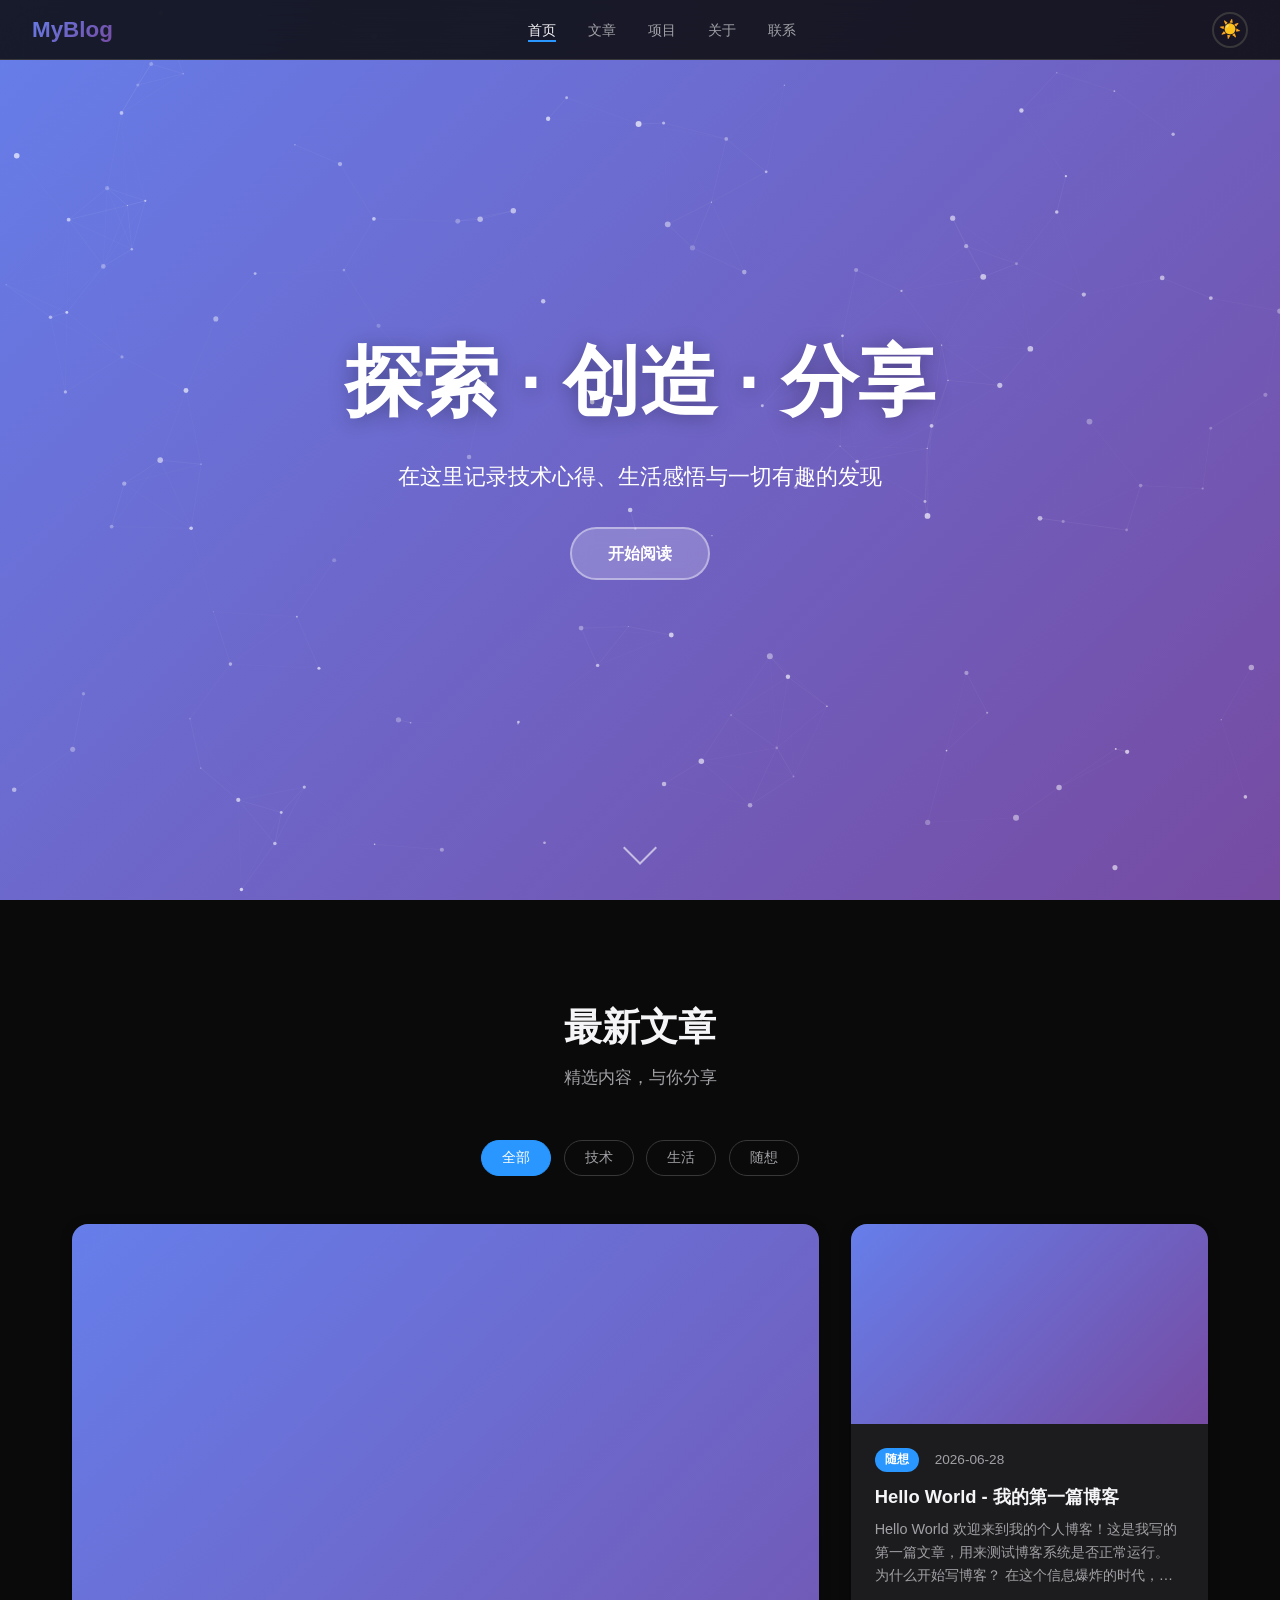
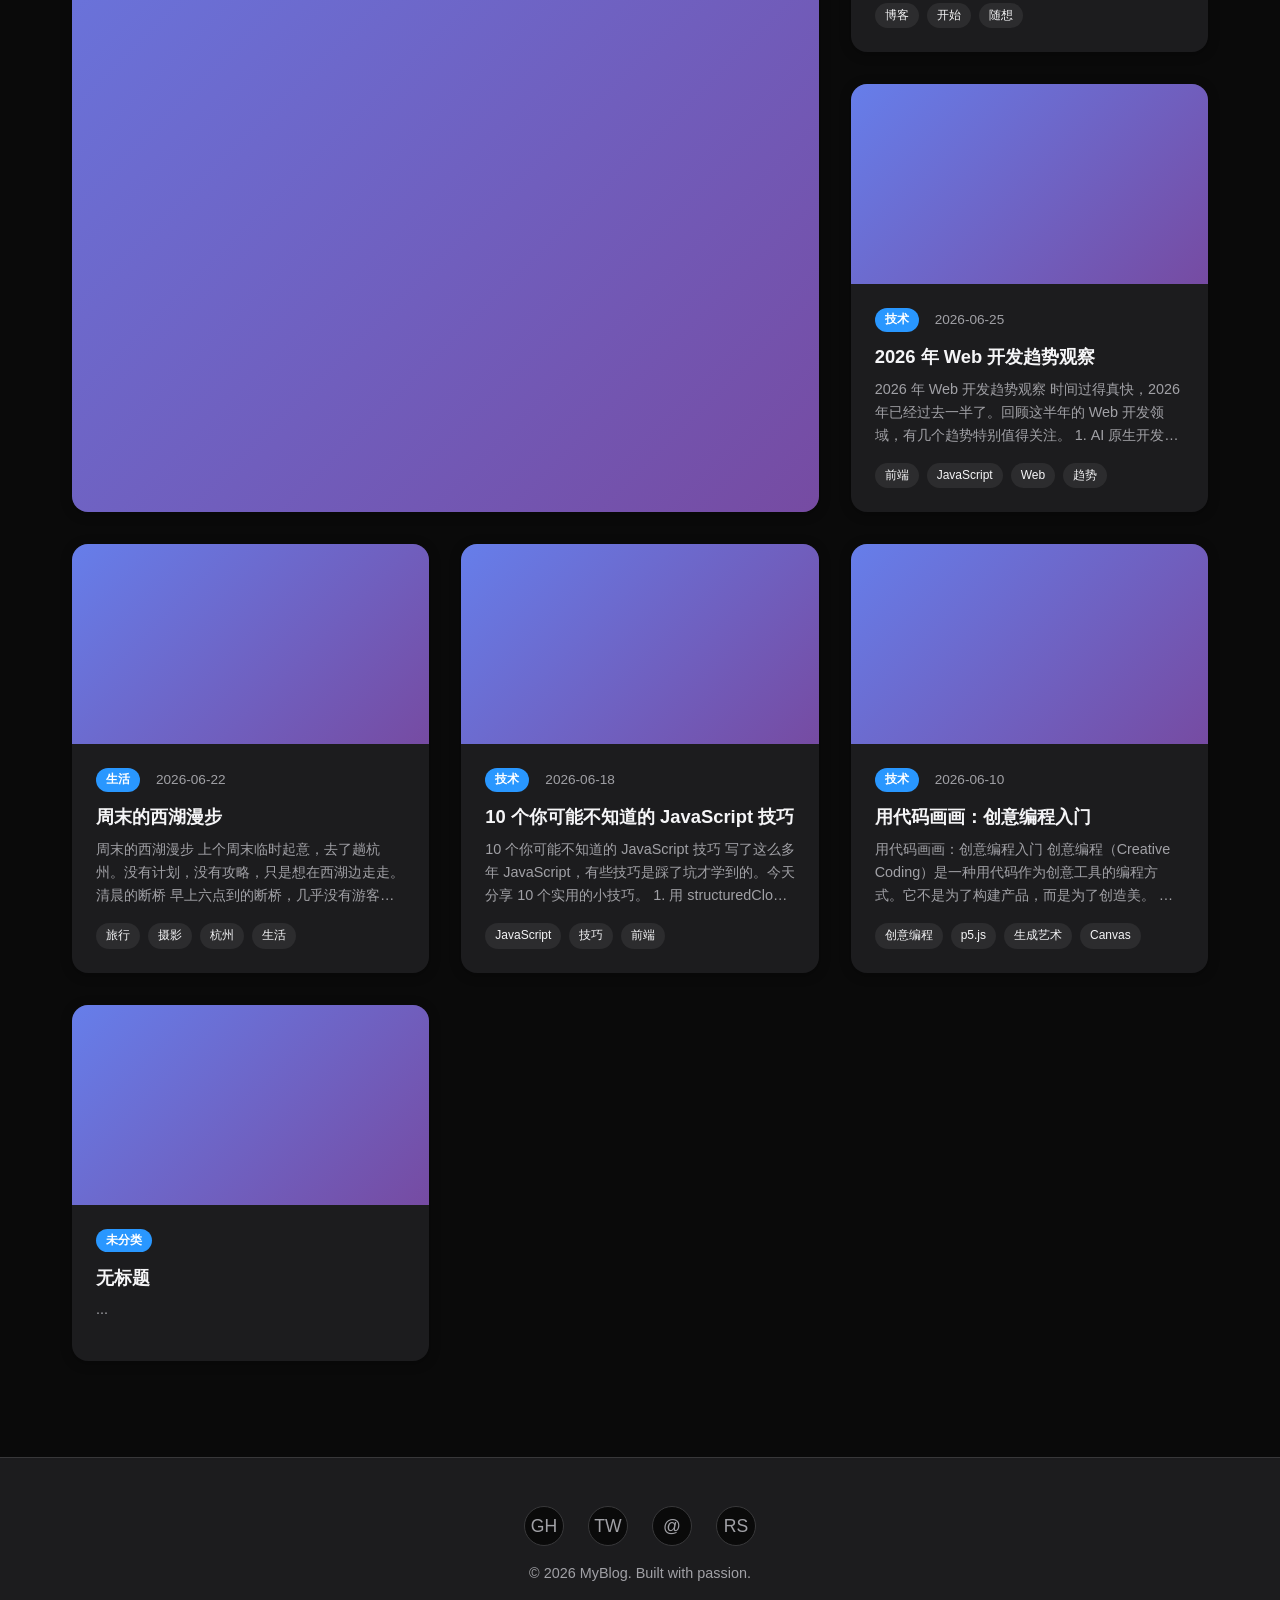
<file: index.html>
<!DOCTYPE html>
<html lang="zh-CN" data-theme="dark">
<head>
  <meta charset="UTF-8">
  <meta name="viewport" content="width=device-width, initial-scale=1.0">
  <title>我的博客 | 技术与生活的交汇</title>
  <meta name="description" content="一个关于技术、生活与思考的个人博客">
  <link rel="stylesheet" href="css/style.css">
  <link rel="stylesheet" href="css/github-dark.min.css" id="hljs-theme">
</head>
<body>
  <!-- Navigation -->
  <nav class="navbar">
    <a href="index.html" class="nav-logo">MyBlog</a>
    <ul class="nav-links" id="navLinks">
      <li><a href="index.html" class="active">首页</a></li>
      <li><a href="article.html">文章</a></li>
      <li><a href="projects.html">项目</a></li>
      <li><a href="about.html">关于</a></li>
      <li><a href="contact.html">联系</a></li>
    </ul>
    <div style="display:flex;align-items:center;gap:1rem;">
      <button class="theme-toggle" id="themeToggle" aria-label="切换主题">🌙</button>
      <button class="hamburger" id="hamburger" aria-label="菜单">
        <span></span><span></span><span></span>
      </button>
    </div>
  </nav>

  <!-- Hero Section -->
  <section class="hero">
    <div class="hero-bg"></div>
    <canvas id="particle-canvas"></canvas>
    <div class="hero-content">
      <h1>探索 · 创造 · 分享</h1>
      <p>在这里记录技术心得、生活感悟与一切有趣的发现</p>
      <a href="#articles" class="hero-cta">开始阅读</a>
    </div>
    <div class="scroll-indicator">
      <span></span>
    </div>
  </section>

  <!-- Featured Articles -->
  <section class="section" id="articles">
    <h2 class="section-title fade-in">最新文章</h2>
    <p class="section-subtitle fade-in">精选内容，与你分享</p>

    <div class="filter-bar fade-in">
      <button class="filter-btn active" data-filter="all">全部</button>
      <button class="filter-btn" data-filter="tech">技术</button>
      <button class="filter-btn" data-filter="life">生活</button>
      <button class="filter-btn" data-filter="thoughts">随想</button>
    </div>

    <div class="articles-grid" id="articlesGrid">
      <!-- Articles loaded dynamically -->
      <div class="loading">
        <div class="spinner"></div>
        <p>加载中...</p>
      </div>
    </div>
  </section>

  <!-- Footer -->
  <footer class="footer">
    <div class="footer-content">
      <div class="social-links">
        <a href="#" aria-label="GitHub">GH</a>
        <a href="#" aria-label="Twitter">TW</a>
        <a href="#" aria-label="Email">@</a>
        <a href="#" aria-label="RSS">RS</a>
      </div>
      <p>&copy; 2026 MyBlog. Built with passion.</p>
    </div>
  </footer>

  <!-- Back to Top -->
  <button class="back-to-top" id="backToTop" aria-label="回到顶部">↑</button>

  <script src="js/marked.min.js"></script>
  <script src="js/highlight.min.js"></script>
  <script src="js/particles.js"></script>
  <script src="js/markdown.js"></script>
  <script src="js/main.js"></script>
</body>
</html>
</file>
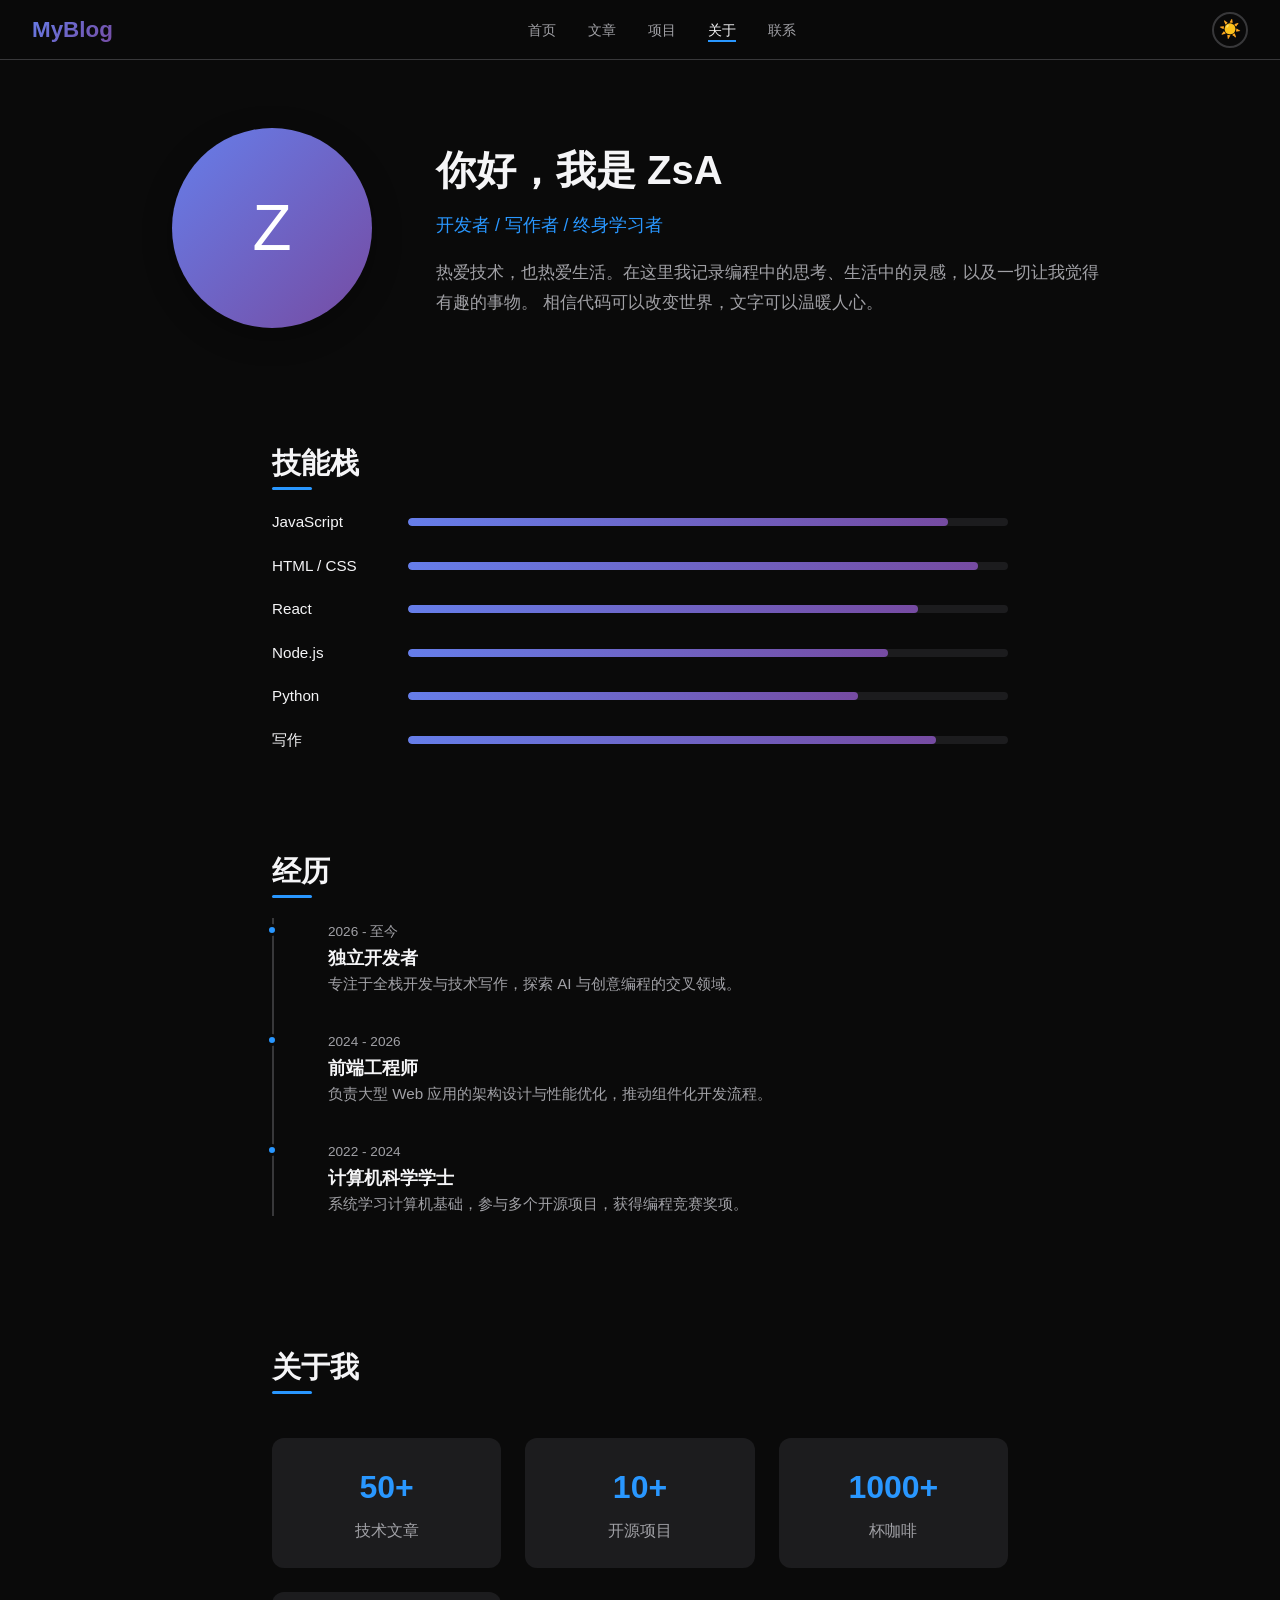
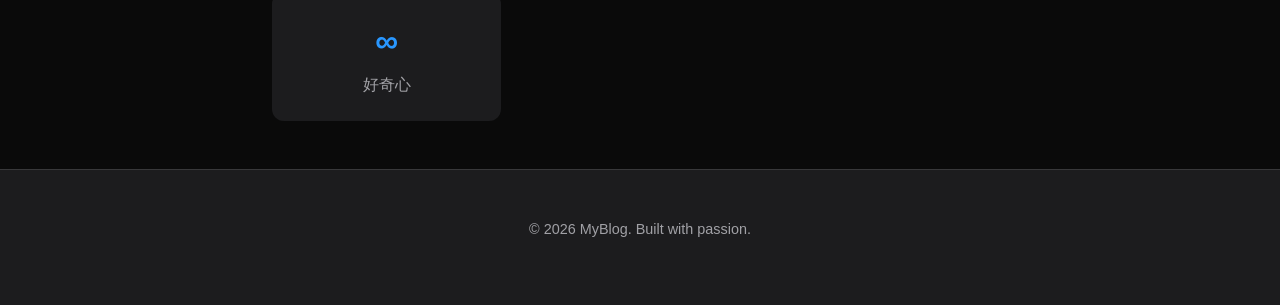
<file: about.html>
<!DOCTYPE html>
<html lang="zh-CN" data-theme="dark">
<head>
  <meta charset="UTF-8">
  <meta name="viewport" content="width=device-width, initial-scale=1.0">
  <title>关于我 | 我的博客</title>
  <link rel="stylesheet" href="css/style.css">
</head>
<body>
  <nav class="navbar">
    <a href="index.html" class="nav-logo">MyBlog</a>
    <ul class="nav-links" id="navLinks">
      <li><a href="index.html">首页</a></li>
      <li><a href="article.html">文章</a></li>
      <li><a href="projects.html">项目</a></li>
      <li><a href="about.html" class="active">关于</a></li>
      <li><a href="contact.html">联系</a></li>
    </ul>
    <div style="display:flex;align-items:center;gap:1rem;">
      <button class="theme-toggle" id="themeToggle" aria-label="切换主题">🌙</button>
      <button class="hamburger" id="hamburger" aria-label="菜单">
        <span></span><span></span><span></span>
      </button>
    </div>
  </nav>

  <!-- About Hero -->
  <div class="about-hero">
    <div class="about-avatar">Z</div>
    <div class="about-text">
      <h1>你好，我是 ZsA</h1>
      <p class="subtitle">开发者 / 写作者 / 终身学习者</p>
      <p>
        热爱技术，也热爱生活。在这里我记录编程中的思考、生活中的灵感，以及一切让我觉得有趣的事物。
        相信代码可以改变世界，文字可以温暖人心。
      </p>
    </div>
  </div>

  <!-- Skills -->
  <section class="about-section fade-in">
    <h2>技能栈</h2>
    <div class="skill-bars">
      <div class="skill-item">
        <span class="skill-name">JavaScript</span>
        <div class="skill-bar"><div class="skill-fill" style="width: 90%"></div></div>
      </div>
      <div class="skill-item">
        <span class="skill-name">HTML / CSS</span>
        <div class="skill-bar"><div class="skill-fill" style="width: 95%"></div></div>
      </div>
      <div class="skill-item">
        <span class="skill-name">React</span>
        <div class="skill-bar"><div class="skill-fill" style="width: 85%"></div></div>
      </div>
      <div class="skill-item">
        <span class="skill-name">Node.js</span>
        <div class="skill-bar"><div class="skill-fill" style="width: 80%"></div></div>
      </div>
      <div class="skill-item">
        <span class="skill-name">Python</span>
        <div class="skill-bar"><div class="skill-fill" style="width: 75%"></div></div>
      </div>
      <div class="skill-item">
        <span class="skill-name">写作</span>
        <div class="skill-bar"><div class="skill-fill" style="width: 88%"></div></div>
      </div>
    </div>
  </section>

  <!-- Timeline -->
  <section class="about-section fade-in">
    <h2>经历</h2>
    <div class="timeline">
      <div class="timeline-item">
        <span class="date">2026 - 至今</span>
        <h3>独立开发者</h3>
        <p>专注于全栈开发与技术写作，探索 AI 与创意编程的交叉领域。</p>
      </div>
      <div class="timeline-item">
        <span class="date">2024 - 2026</span>
        <h3>前端工程师</h3>
        <p>负责大型 Web 应用的架构设计与性能优化，推动组件化开发流程。</p>
      </div>
      <div class="timeline-item">
        <span class="date">2022 - 2024</span>
        <h3>计算机科学学士</h3>
        <p>系统学习计算机基础，参与多个开源项目，获得编程竞赛奖项。</p>
      </div>
    </div>
  </section>

  <!-- Fun Facts -->
  <section class="about-section fade-in">
    <h2>关于我</h2>
    <div style="display:grid;grid-template-columns:repeat(auto-fit,minmax(200px,1fr));gap:1.5rem;margin-top:1.5rem;">
      <div style="background:var(--bg-secondary);padding:1.5rem;border-radius:12px;text-align:center;">
        <div style="font-size:2rem;font-weight:800;color:var(--accent);">50+</div>
        <div style="color:var(--text-secondary);margin-top:0.3rem;">技术文章</div>
      </div>
      <div style="background:var(--bg-secondary);padding:1.5rem;border-radius:12px;text-align:center;">
        <div style="font-size:2rem;font-weight:800;color:var(--accent);">10+</div>
        <div style="color:var(--text-secondary);margin-top:0.3rem;">开源项目</div>
      </div>
      <div style="background:var(--bg-secondary);padding:1.5rem;border-radius:12px;text-align:center;">
        <div style="font-size:2rem;font-weight:800;color:var(--accent);">1000+</div>
        <div style="color:var(--text-secondary);margin-top:0.3rem;">杯咖啡</div>
      </div>
      <div style="background:var(--bg-secondary);padding:1.5rem;border-radius:12px;text-align:center;">
        <div style="font-size:2rem;font-weight:800;color:var(--accent);">∞</div>
        <div style="color:var(--text-secondary);margin-top:0.3rem;">好奇心</div>
      </div>
    </div>
  </section>

  <footer class="footer">
    <div class="footer-content">
      <p>&copy; 2026 MyBlog. Built with passion.</p>
    </div>
  </footer>

  <button class="back-to-top" id="backToTop" aria-label="回到顶部">↑</button>
  <script src="js/main.js"></script>
</body>
</html>
</file>
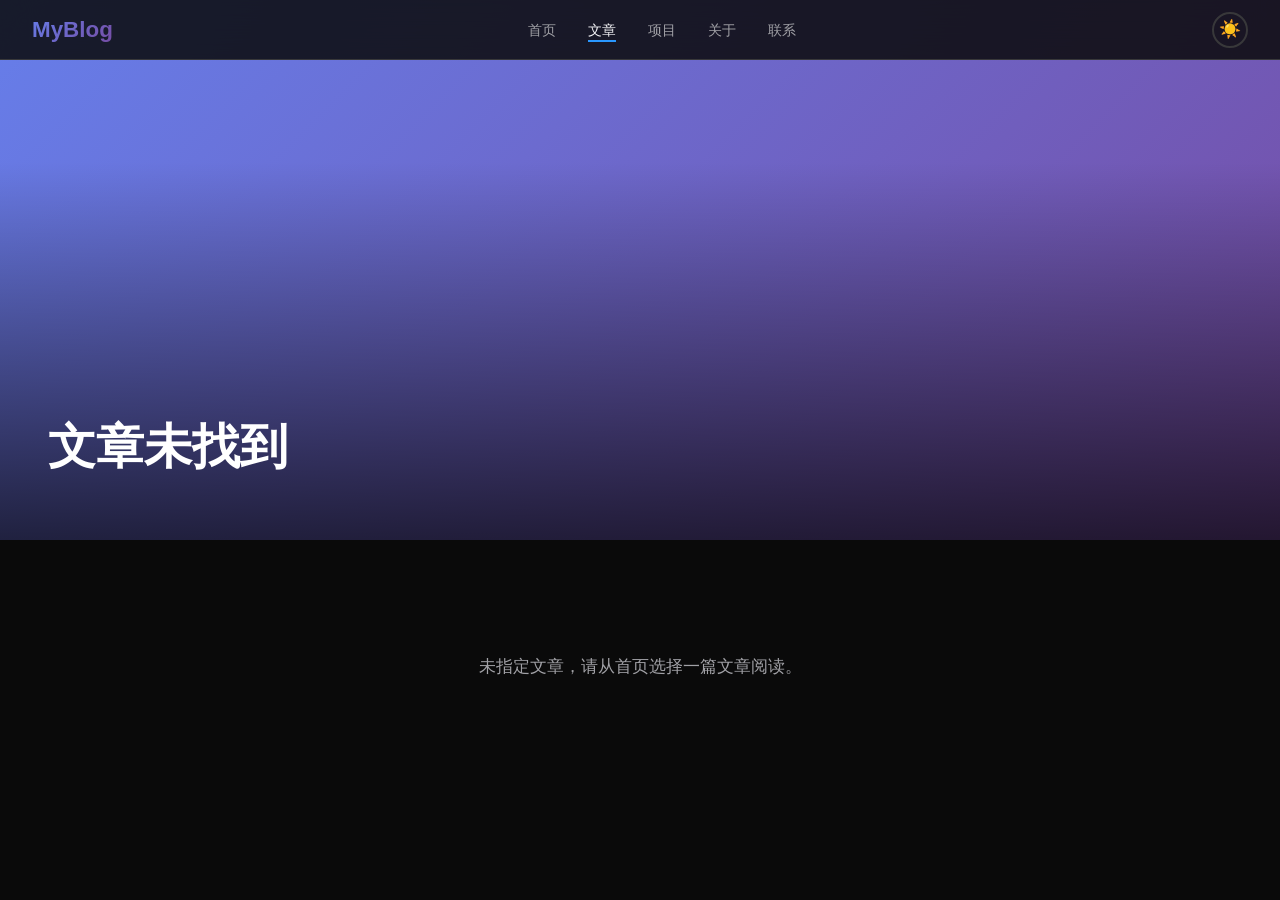
<file: article.html>
<!DOCTYPE html>
<html lang="zh-CN" data-theme="dark">
<head>
  <meta charset="UTF-8">
  <meta name="viewport" content="width=device-width, initial-scale=1.0">
  <title>文章 | 我的博客</title>
  <link rel="stylesheet" href="css/style.css">
  <link rel="stylesheet" href="css/github-dark.min.css" id="hljs-theme">
</head>
<body>
  <nav class="navbar">
    <a href="index.html" class="nav-logo">MyBlog</a>
    <ul class="nav-links" id="navLinks">
      <li><a href="index.html">首页</a></li>
      <li><a href="article.html" class="active">文章</a></li>
      <li><a href="projects.html">项目</a></li>
      <li><a href="about.html">关于</a></li>
      <li><a href="contact.html">联系</a></li>
    </ul>
    <div style="display:flex;align-items:center;gap:1rem;">
      <button class="theme-toggle" id="themeToggle" aria-label="切换主题">🌙</button>
      <button class="hamburger" id="hamburger" aria-label="菜单">
        <span></span><span></span><span></span>
      </button>
    </div>
  </nav>

  <!-- Article Hero -->
  <div class="article-hero" id="articleHero">
    <div class="article-hero-bg"></div>
    <div class="article-hero-overlay"></div>
    <div class="article-hero-content" id="articleHeroContent">
      <h1 id="articleTitle">加载中...</h1>
      <div class="article-hero-meta">
        <span id="articleDate"></span>
        <span id="articleCategory"></span>
      </div>
    </div>
  </div>

  <!-- Article Content -->
  <article class="markdown-body" id="articleContent">
    <div class="loading">
      <div class="spinner"></div>
      <p>加载文章中...</p>
    </div>
  </article>

  <!-- Back to Top -->
  <button class="back-to-top" id="backToTop" aria-label="回到顶部">↑</button>

  <script src="js/marked.min.js"></script>
  <script src="js/highlight.min.js"></script>
  <script src="js/markdown.js"></script>
  <script src="js/main.js"></script>
  <script>
    document.addEventListener('DOMContentLoaded', async () => {
      const params = new URLSearchParams(window.location.search);
      const file = params.get('file');
      if (!file) {
        document.getElementById('articleContent').innerHTML = '<div class="loading"><p>未指定文章，请从首页选择一篇文章阅读。</p></div>';
        document.getElementById('articleTitle').textContent = '文章未找到';
        return;
      }
      try {
        const article = await loadMarkdownFile(`content/${file}`);
        document.getElementById('articleTitle').textContent = article.meta.title;
        document.getElementById('articleDate').textContent = article.meta.date;
        document.getElementById('articleCategory').textContent = article.meta.category;
        document.getElementById('articleContent').innerHTML = article.html;
        document.title = `${article.meta.title} | 我的博客`;
        document.querySelectorAll('.markdown-body pre code').forEach(block => {
          hljs.highlightElement(block);
        });
      } catch (e) {
        document.getElementById('articleContent').innerHTML = '<div class="loading"><p>文章加载失败，请稍后重试。</p></div>';
        document.getElementById('articleTitle').textContent = '加载失败';
      }
    });
  </script>
</body>
</html>
</file>
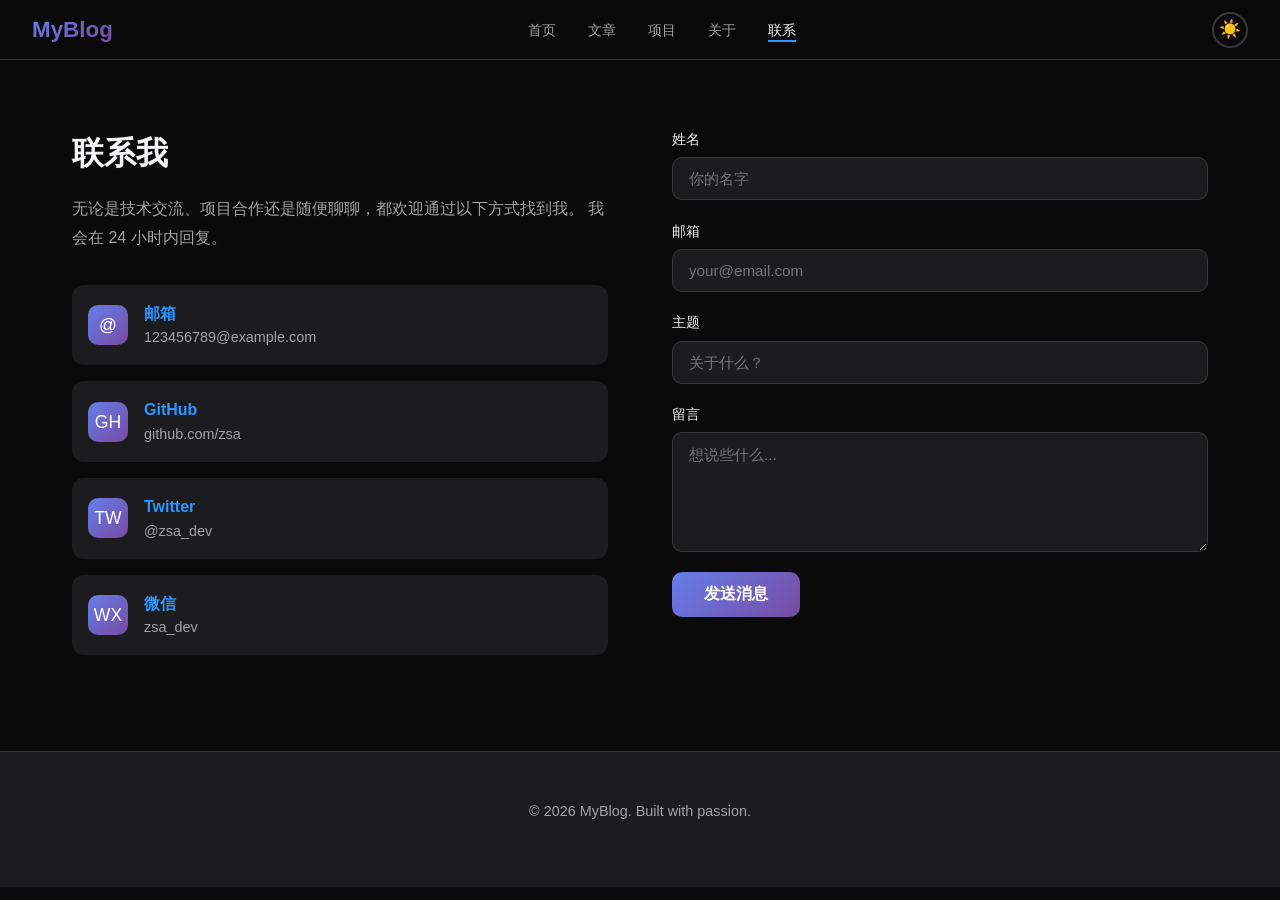
<file: contact.html>
<!DOCTYPE html>
<html lang="zh-CN" data-theme="dark">
<head>
  <meta charset="UTF-8">
  <meta name="viewport" content="width=device-width, initial-scale=1.0">
  <title>联系 | 我的博客</title>
  <link rel="stylesheet" href="css/style.css">
</head>
<body>
  <nav class="navbar">
    <a href="index.html" class="nav-logo">MyBlog</a>
    <ul class="nav-links" id="navLinks">
      <li><a href="index.html">首页</a></li>
      <li><a href="article.html">文章</a></li>
      <li><a href="projects.html">项目</a></li>
      <li><a href="about.html">关于</a></li>
      <li><a href="contact.html" class="active">联系</a></li>
    </ul>
    <div style="display:flex;align-items:center;gap:1rem;">
      <button class="theme-toggle" id="themeToggle" aria-label="切换主题">🌙</button>
      <button class="hamburger" id="hamburger" aria-label="菜单">
        <span></span><span></span><span></span>
      </button>
    </div>
  </nav>

  <section class="section" style="padding-top: 8rem;">
    <div class="contact-container">
      <div class="contact-info fade-in">
        <h2>联系我</h2>
        <p>
          无论是技术交流、项目合作还是随便聊聊，都欢迎通过以下方式找到我。
          我会在 24 小时内回复。
        </p>
        <div class="contact-links">
          <a href="mailto:hello@example.com" class="contact-link">
            <div class="icon">@</div>
            <div>
              <div style="font-weight:600;">邮箱</div>
              <div style="color:var(--text-secondary);font-size:0.9rem;">123456789@example.com</div>
            </div>
          </a>
          <a href="#" class="contact-link">
            <div class="icon">GH</div>
            <div>
              <div style="font-weight:600;">GitHub</div>
              <div style="color:var(--text-secondary);font-size:0.9rem;">github.com/zsa</div>
            </div>
          </a>
          <a href="#" class="contact-link">
            <div class="icon">TW</div>
            <div>
              <div style="font-weight:600;">Twitter</div>
              <div style="color:var(--text-secondary);font-size:0.9rem;">@zsa_dev</div>
            </div>
          </a>
          <a href="#" class="contact-link">
            <div class="icon">WX</div>
            <div>
              <div style="font-weight:600;">微信</div>
              <div style="color:var(--text-secondary);font-size:0.9rem;">zsa_dev</div>
            </div>
          </a>
        </div>
      </div>

      <div class="fade-in">
        <form class="contact-form" onsubmit="handleSubmit(event)">
          <div class="form-group">
            <label for="name">姓名</label>
            <input type="text" id="name" placeholder="你的名字" required>
          </div>
          <div class="form-group">
            <label for="email">邮箱</label>
            <input type="email" id="email" placeholder="your@email.com" required>
          </div>
          <div class="form-group">
            <label for="subject">主题</label>
            <input type="text" id="subject" placeholder="关于什么？">
          </div>
          <div class="form-group">
            <label for="message">留言</label>
            <textarea id="message" placeholder="想说些什么..." required></textarea>
          </div>
          <button type="submit" class="btn-submit">发送消息</button>
        </form>
      </div>
    </div>
  </section>

  <footer class="footer">
    <div class="footer-content">
      <p>&copy; 2026 MyBlog. Built with passion.</p>
    </div>
  </footer>

  <button class="back-to-top" id="backToTop" aria-label="回到顶部">↑</button>
  <script src="js/main.js"></script>
  <script>
    function handleSubmit(e) {
      e.preventDefault();
      const btn = e.target.querySelector('.btn-submit');
      btn.textContent = '发送中...';
      btn.disabled = true;
      setTimeout(() => {
        btn.textContent = '已发送 ✓';
        btn.style.background = '#34c759';
        e.target.reset();
        setTimeout(() => {
          btn.textContent = '发送消息';
          btn.style.background = '';
          btn.disabled = false;
        }, 2000);
      }, 1000);
    }
  </script>
</body>
</html>
</file>
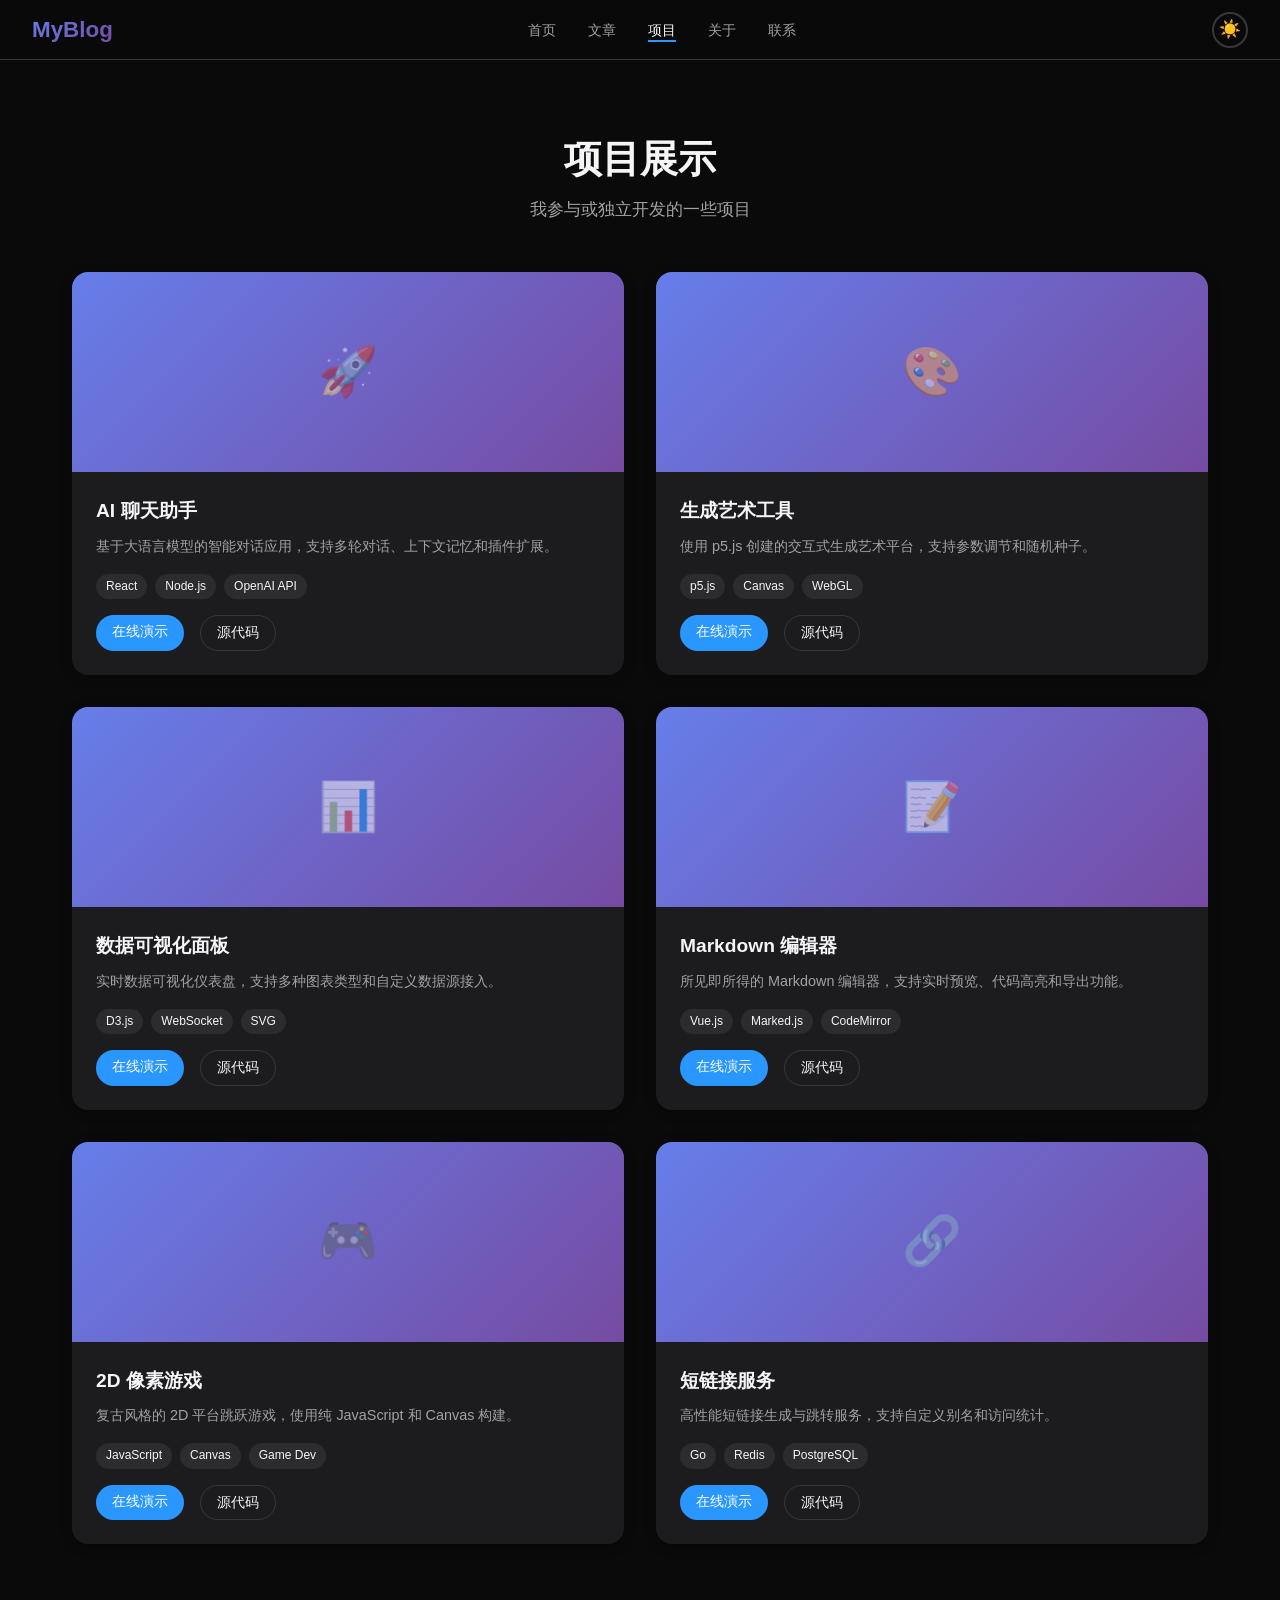
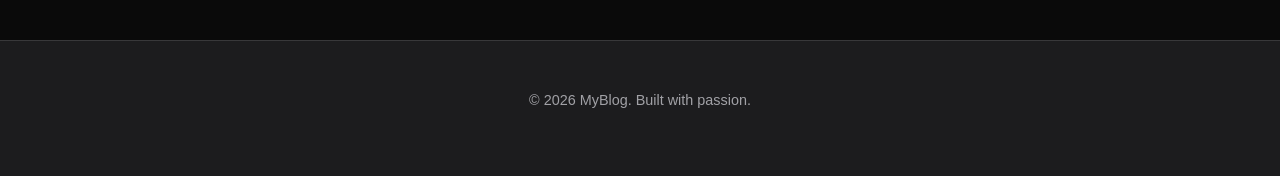
<file: projects.html>
<!DOCTYPE html>
<html lang="zh-CN" data-theme="dark">
<head>
  <meta charset="UTF-8">
  <meta name="viewport" content="width=device-width, initial-scale=1.0">
  <title>项目 | 我的博客</title>
  <link rel="stylesheet" href="css/style.css">
</head>
<body>
  <nav class="navbar">
    <a href="index.html" class="nav-logo">MyBlog</a>
    <ul class="nav-links" id="navLinks">
      <li><a href="index.html">首页</a></li>
      <li><a href="article.html">文章</a></li>
      <li><a href="projects.html" class="active">项目</a></li>
      <li><a href="about.html">关于</a></li>
      <li><a href="contact.html">联系</a></li>
    </ul>
    <div style="display:flex;align-items:center;gap:1rem;">
      <button class="theme-toggle" id="themeToggle" aria-label="切换主题">🌙</button>
      <button class="hamburger" id="hamburger" aria-label="菜单">
        <span></span><span></span><span></span>
      </button>
    </div>
  </nav>

  <section class="section" style="padding-top: 8rem;">
    <h2 class="section-title fade-in">项目展示</h2>
    <p class="section-subtitle fade-in">我参与或独立开发的一些项目</p>

    <div class="projects-grid">
      <div class="project-card fade-in">
        <div class="project-preview">🚀</div>
        <div class="project-info">
          <h3>AI 聊天助手</h3>
          <p>基于大语言模型的智能对话应用，支持多轮对话、上下文记忆和插件扩展。</p>
          <div class="project-tech">
            <span class="tag">React</span>
            <span class="tag">Node.js</span>
            <span class="tag">OpenAI API</span>
          </div>
          <div class="project-links">
            <a href="#" class="btn-primary">在线演示</a>
            <a href="#" class="btn-outline">源代码</a>
          </div>
        </div>
      </div>

      <div class="project-card fade-in">
        <div class="project-preview">🎨</div>
        <div class="project-info">
          <h3>生成艺术工具</h3>
          <p>使用 p5.js 创建的交互式生成艺术平台，支持参数调节和随机种子。</p>
          <div class="project-tech">
            <span class="tag">p5.js</span>
            <span class="tag">Canvas</span>
            <span class="tag">WebGL</span>
          </div>
          <div class="project-links">
            <a href="#" class="btn-primary">在线演示</a>
            <a href="#" class="btn-outline">源代码</a>
          </div>
        </div>
      </div>

      <div class="project-card fade-in">
        <div class="project-preview">📊</div>
        <div class="project-info">
          <h3>数据可视化面板</h3>
          <p>实时数据可视化仪表盘，支持多种图表类型和自定义数据源接入。</p>
          <div class="project-tech">
            <span class="tag">D3.js</span>
            <span class="tag">WebSocket</span>
            <span class="tag">SVG</span>
          </div>
          <div class="project-links">
            <a href="#" class="btn-primary">在线演示</a>
            <a href="#" class="btn-outline">源代码</a>
          </div>
        </div>
      </div>

      <div class="project-card fade-in">
        <div class="project-preview">📝</div>
        <div class="project-info">
          <h3>Markdown 编辑器</h3>
          <p>所见即所得的 Markdown 编辑器，支持实时预览、代码高亮和导出功能。</p>
          <div class="project-tech">
            <span class="tag">Vue.js</span>
            <span class="tag">Marked.js</span>
            <span class="tag">CodeMirror</span>
          </div>
          <div class="project-links">
            <a href="#" class="btn-primary">在线演示</a>
            <a href="#" class="btn-outline">源代码</a>
          </div>
        </div>
      </div>

      <div class="project-card fade-in">
        <div class="project-preview">🎮</div>
        <div class="project-info">
          <h3>2D 像素游戏</h3>
          <p>复古风格的 2D 平台跳跃游戏，使用纯 JavaScript 和 Canvas 构建。</p>
          <div class="project-tech">
            <span class="tag">JavaScript</span>
            <span class="tag">Canvas</span>
            <span class="tag">Game Dev</span>
          </div>
          <div class="project-links">
            <a href="#" class="btn-primary">在线演示</a>
            <a href="#" class="btn-outline">源代码</a>
          </div>
        </div>
      </div>

      <div class="project-card fade-in">
        <div class="project-preview">🔗</div>
        <div class="project-info">
          <h3>短链接服务</h3>
          <p>高性能短链接生成与跳转服务，支持自定义别名和访问统计。</p>
          <div class="project-tech">
            <span class="tag">Go</span>
            <span class="tag">Redis</span>
            <span class="tag">PostgreSQL</span>
          </div>
          <div class="project-links">
            <a href="#" class="btn-primary">在线演示</a>
            <a href="#" class="btn-outline">源代码</a>
          </div>
        </div>
      </div>
    </div>
  </section>

  <footer class="footer">
    <div class="footer-content">
      <p>&copy; 2026 MyBlog. Built with passion.</p>
    </div>
  </footer>

  <button class="back-to-top" id="backToTop" aria-label="回到顶部">↑</button>
  <script src="js/main.js"></script>
</body>
</html>
</file>
<file: css/style.css>
/* ===== CSS Variables & Theme ===== */
:root {
  --bg-primary: #ffffff;
  --bg-secondary: #f5f5f7;
  --bg-card: #ffffff;
  --text-primary: #1d1d1f;
  --text-secondary: #6e6e73;
  --accent: #0071e3;
  --accent-hover: #0077ed;
  --border: #d2d2d7;
  --shadow: rgba(0, 0, 0, 0.08);
  --hero-overlay: rgba(0, 0, 0, 0.5);
  --particle-color: rgba(255, 255, 255, 0.6);
  --nav-bg: rgba(255, 255, 255, 0.85);
  --tag-bg: #e8e8ed;
  --tag-text: #1d1d1f;
  --gradient-start: #667eea;
  --gradient-end: #764ba2;
}

[data-theme="dark"] {
  --bg-primary: #0a0a0a;
  --bg-secondary: #1c1c1e;
  --bg-card: #1c1c1e;
  --text-primary: #f5f5f7;
  --text-secondary: #a1a1a6;
  --accent: #2997ff;
  --accent-hover: #40a9ff;
  --border: #38383a;
  --shadow: rgba(0, 0, 0, 0.3);
  --hero-overlay: rgba(0, 0, 0, 0.6);
  --particle-color: rgba(41, 151, 255, 0.5);
  --nav-bg: rgba(10, 10, 10, 0.85);
  --tag-bg: #2c2c2e;
  --tag-text: #f5f5f7;
  --gradient-start: #667eea;
  --gradient-end: #764ba2;
}

/* ===== Reset ===== */
*, *::before, *::after {
  margin: 0;
  padding: 0;
  box-sizing: border-box;
}

html {
  scroll-behavior: smooth;
  font-size: 16px;
}

body {
  font-family: -apple-system, BlinkMacSystemFont, 'Segoe UI', 'PingFang SC', 'Microsoft YaHei', sans-serif;
  background: var(--bg-primary);
  color: var(--text-primary);
  line-height: 1.6;
  transition: background 0.3s ease, color 0.3s ease;
  overflow-x: hidden;
}

a {
  color: var(--accent);
  text-decoration: none;
  transition: color 0.2s;
}

a:hover {
  color: var(--accent-hover);
}

img {
  max-width: 100%;
  height: auto;
}

/* ===== Navigation ===== */
.navbar {
  position: fixed;
  top: 0;
  left: 0;
  right: 0;
  z-index: 1000;
  background: var(--nav-bg);
  backdrop-filter: blur(20px);
  -webkit-backdrop-filter: blur(20px);
  border-bottom: 1px solid var(--border);
  padding: 0 2rem;
  height: 60px;
  display: flex;
  align-items: center;
  justify-content: space-between;
  transition: background 0.3s, border 0.3s;
}

.nav-logo {
  font-size: 1.4rem;
  font-weight: 700;
  background: linear-gradient(135deg, var(--gradient-start), var(--gradient-end));
  -webkit-background-clip: text;
  -webkit-text-fill-color: transparent;
  background-clip: text;
}

.nav-links {
  display: flex;
  align-items: center;
  gap: 2rem;
  list-style: none;
}

.nav-links a {
  color: var(--text-secondary);
  font-size: 0.9rem;
  font-weight: 500;
  transition: color 0.2s;
  position: relative;
}

.nav-links a:hover,
.nav-links a.active {
  color: var(--text-primary);
}

.nav-links a::after {
  content: '';
  position: absolute;
  bottom: -4px;
  left: 0;
  width: 0;
  height: 2px;
  background: var(--accent);
  transition: width 0.3s;
}

.nav-links a:hover::after,
.nav-links a.active::after {
  width: 100%;
}

.theme-toggle {
  background: none;
  border: 2px solid var(--border);
  border-radius: 50%;
  width: 36px;
  height: 36px;
  cursor: pointer;
  display: flex;
  align-items: center;
  justify-content: center;
  font-size: 1.1rem;
  transition: all 0.3s;
  color: var(--text-primary);
}

.theme-toggle:hover {
  border-color: var(--accent);
  transform: rotate(30deg);
}

.hamburger {
  display: none;
  flex-direction: column;
  gap: 5px;
  background: none;
  border: none;
  cursor: pointer;
  padding: 5px;
}

.hamburger span {
  width: 24px;
  height: 2px;
  background: var(--text-primary);
  transition: all 0.3s;
}

/* ===== Hero Section ===== */
.hero {
  position: relative;
  height: 100vh;
  display: flex;
  align-items: center;
  justify-content: center;
  text-align: center;
  overflow: hidden;
}

.hero-bg {
  position: absolute;
  top: 0;
  left: 0;
  width: 100%;
  height: 100%;
  background: linear-gradient(135deg, var(--gradient-start), var(--gradient-end));
  z-index: 0;
}

#particle-canvas {
  position: absolute;
  top: 0;
  left: 0;
  width: 100%;
  height: 100%;
  z-index: 1;
}

.hero-content {
  position: relative;
  z-index: 2;
  color: #fff;
  padding: 0 2rem;
}

.hero-content h1 {
  font-size: clamp(2.5rem, 6vw, 5rem);
  font-weight: 800;
  margin-bottom: 1rem;
  text-shadow: 0 2px 20px rgba(0, 0, 0, 0.3);
  animation: fadeInUp 1s ease;
}

.hero-content p {
  font-size: clamp(1rem, 2vw, 1.4rem);
  opacity: 0.9;
  margin-bottom: 2rem;
  animation: fadeInUp 1s ease 0.2s both;
}

.hero-cta {
  display: inline-block;
  padding: 12px 36px;
  background: rgba(255, 255, 255, 0.2);
  backdrop-filter: blur(10px);
  border: 2px solid rgba(255, 255, 255, 0.4);
  border-radius: 50px;
  color: #fff;
  font-weight: 600;
  font-size: 1rem;
  transition: all 0.3s;
  animation: fadeInUp 1s ease 0.4s both;
}

.hero-cta:hover {
  background: rgba(255, 255, 255, 0.35);
  color: #fff;
  transform: translateY(-2px);
}

.scroll-indicator {
  position: absolute;
  bottom: 40px;
  left: 50%;
  transform: translateX(-50%);
  z-index: 2;
  animation: bounce 2s infinite;
}

.scroll-indicator span {
  display: block;
  width: 24px;
  height: 24px;
  border-right: 2px solid rgba(255, 255, 255, 0.6);
  border-bottom: 2px solid rgba(255, 255, 255, 0.6);
  transform: rotate(45deg);
}

/* ===== Section Common ===== */
.section {
  padding: 6rem 2rem;
  max-width: 1200px;
  margin: 0 auto;
}

.section-title {
  font-size: clamp(1.8rem, 3vw, 2.5rem);
  font-weight: 700;
  margin-bottom: 0.5rem;
  text-align: center;
}

.section-subtitle {
  color: var(--text-secondary);
  text-align: center;
  margin-bottom: 3rem;
  font-size: 1.05rem;
}

/* ===== Fade In Animation ===== */
.fade-in {
  opacity: 0;
  transform: translateY(30px);
  transition: opacity 0.6s ease, transform 0.6s ease;
}

.fade-in.visible {
  opacity: 1;
  transform: translateY(0);
}

/* ===== Article Cards ===== */
.article-card-link {
  text-decoration: none;
  color: inherit;
  display: block;
}

.articles-grid {
  display: grid;
  grid-template-columns: repeat(3, 1fr);
  gap: 2rem;
}

.article-card-link.featured {
  grid-column: span 2;
  grid-row: span 2;
}

.article-card {
  background: var(--bg-card);
  border-radius: 16px;
  overflow: hidden;
  box-shadow: 0 2px 12px var(--shadow);
  transition: transform 0.3s, box-shadow 0.3s;
  cursor: pointer;
  height: 100%;
}

.article-card:hover {
  transform: translateY(-6px);
  box-shadow: 0 12px 40px var(--shadow);
}

.article-card .card-image {
  width: 100%;
  height: 200px;
  object-fit: cover;
  background: linear-gradient(135deg, var(--gradient-start), var(--gradient-end));
}

.article-card-link.featured .card-image {
  height: 100%;
  min-height: 400px;
}

.article-card .card-body {
  padding: 1.5rem;
}

.article-card .card-meta {
  display: flex;
  align-items: center;
  gap: 1rem;
  margin-bottom: 0.8rem;
  font-size: 0.85rem;
  color: var(--text-secondary);
}

.article-card .card-category {
  background: var(--accent);
  color: #fff;
  padding: 2px 10px;
  border-radius: 20px;
  font-size: 0.75rem;
  font-weight: 600;
}

.article-card h3 {
  font-size: 1.15rem;
  font-weight: 600;
  margin-bottom: 0.5rem;
  line-height: 1.4;
}

.article-card-link.featured h3 {
  font-size: 1.6rem;
}

.article-card .card-excerpt {
  color: var(--text-secondary);
  font-size: 0.9rem;
  line-height: 1.6;
  display: -webkit-box;
  -webkit-line-clamp: 3;
  -webkit-box-orient: vertical;
  overflow: hidden;
}

.card-tags {
  display: flex;
  flex-wrap: wrap;
  gap: 0.5rem;
  margin-top: 1rem;
}

.tag {
  background: var(--tag-bg);
  color: var(--tag-text);
  padding: 3px 10px;
  border-radius: 20px;
  font-size: 0.75rem;
  font-weight: 500;
}

/* ===== Article Detail ===== */
.article-hero {
  position: relative;
  height: 60vh;
  min-height: 400px;
  display: flex;
  align-items: flex-end;
  overflow: hidden;
}

.article-hero-bg {
  position: absolute;
  top: 0;
  left: 0;
  width: 100%;
  height: 100%;
  background: linear-gradient(135deg, var(--gradient-start), var(--gradient-end));
}

.article-hero-overlay {
  position: absolute;
  top: 0;
  left: 0;
  width: 100%;
  height: 100%;
  background: linear-gradient(transparent 30%, rgba(0,0,0,0.7));
}

.article-hero-content {
  position: relative;
  z-index: 2;
  color: #fff;
  padding: 3rem;
  max-width: 800px;
}

.article-hero-content h1 {
  font-size: clamp(1.8rem, 4vw, 3rem);
  font-weight: 800;
  margin-bottom: 1rem;
  line-height: 1.2;
}

.article-hero-meta {
  display: flex;
  align-items: center;
  gap: 1.5rem;
  font-size: 0.95rem;
  opacity: 0.9;
}

/* ===== Markdown Content ===== */
.markdown-body {
  max-width: 800px;
  margin: 3rem auto;
  padding: 0 2rem;
  font-size: 1.05rem;
  line-height: 1.8;
}

.markdown-body h1, .markdown-body h2, .markdown-body h3 {
  margin-top: 2rem;
  margin-bottom: 1rem;
  font-weight: 700;
}

.markdown-body h2 { font-size: 1.6rem; }
.markdown-body h3 { font-size: 1.3rem; }

.markdown-body p {
  margin-bottom: 1.2rem;
}

.markdown-body img {
  border-radius: 12px;
  margin: 1.5rem 0;
}

.markdown-body blockquote {
  border-left: 4px solid var(--accent);
  padding: 0.8rem 1.2rem;
  background: var(--bg-secondary);
  border-radius: 0 8px 8px 0;
  margin: 1.5rem 0;
  color: var(--text-secondary);
}

.markdown-body code {
  background: var(--bg-secondary);
  padding: 2px 6px;
  border-radius: 4px;
  font-size: 0.9em;
}

.markdown-body pre {
  background: var(--bg-secondary);
  border-radius: 12px;
  padding: 1.5rem;
  overflow-x: auto;
  margin: 1.5rem 0;
}

.markdown-body pre code {
  background: none;
  padding: 0;
}

.markdown-body ul, .markdown-body ol {
  margin: 1rem 0;
  padding-left: 2rem;
}

.markdown-body li {
  margin-bottom: 0.5rem;
}

.markdown-body a {
  color: var(--accent);
  text-decoration: underline;
  text-underline-offset: 3px;
}

.markdown-body hr {
  border: none;
  height: 1px;
  background: var(--border);
  margin: 2rem 0;
}

.markdown-body table {
  width: 100%;
  border-collapse: collapse;
  margin: 1.5rem 0;
}

.markdown-body th, .markdown-body td {
  border: 1px solid var(--border);
  padding: 0.6rem 1rem;
  text-align: left;
}

.markdown-body th {
  background: var(--bg-secondary);
  font-weight: 600;
}

/* ===== About Page ===== */
.about-hero {
  display: flex;
  align-items: center;
  gap: 4rem;
  padding: 8rem 2rem 4rem;
  max-width: 1000px;
  margin: 0 auto;
}

.about-avatar {
  width: 200px;
  height: 200px;
  border-radius: 50%;
  background: linear-gradient(135deg, var(--gradient-start), var(--gradient-end));
  flex-shrink: 0;
  display: flex;
  align-items: center;
  justify-content: center;
  font-size: 4rem;
  color: #fff;
  box-shadow: 0 8px 30px var(--shadow);
}

.about-text h1 {
  font-size: 2.5rem;
  font-weight: 800;
  margin-bottom: 0.5rem;
}

.about-text .subtitle {
  color: var(--accent);
  font-size: 1.1rem;
  margin-bottom: 1rem;
}

.about-text p {
  color: var(--text-secondary);
  font-size: 1.05rem;
  line-height: 1.8;
}

.about-section {
  max-width: 800px;
  margin: 0 auto;
  padding: 3rem 2rem;
}

.about-section h2 {
  font-size: 1.8rem;
  font-weight: 700;
  margin-bottom: 1.5rem;
  position: relative;
  display: inline-block;
}

.about-section h2::after {
  content: '';
  position: absolute;
  bottom: -4px;
  left: 0;
  width: 40px;
  height: 3px;
  background: var(--accent);
  border-radius: 2px;
}

.skill-bars {
  display: flex;
  flex-direction: column;
  gap: 1.2rem;
}

.skill-item {
  display: flex;
  align-items: center;
  gap: 1rem;
}

.skill-name {
  width: 120px;
  font-weight: 500;
  font-size: 0.95rem;
}

.skill-bar {
  flex: 1;
  height: 8px;
  background: var(--bg-secondary);
  border-radius: 4px;
  overflow: hidden;
}

.skill-fill {
  height: 100%;
  background: linear-gradient(90deg, var(--gradient-start), var(--gradient-end));
  border-radius: 4px;
  transition: width 1s ease;
}

.timeline {
  position: relative;
  padding-left: 2rem;
}

.timeline::before {
  content: '';
  position: absolute;
  left: 0;
  top: 0;
  bottom: 0;
  width: 2px;
  background: var(--border);
}

.timeline-item {
  position: relative;
  margin-bottom: 2rem;
  padding-left: 1.5rem;
}

.timeline-item::before {
  content: '';
  position: absolute;
  left: -2.35rem;
  top: 0.4rem;
  width: 12px;
  height: 12px;
  border-radius: 50%;
  background: var(--accent);
  border: 3px solid var(--bg-primary);
}

.timeline-item h3 {
  font-size: 1.1rem;
  font-weight: 600;
}

.timeline-item .date {
  color: var(--text-secondary);
  font-size: 0.85rem;
  margin-bottom: 0.3rem;
}

.timeline-item p {
  color: var(--text-secondary);
  font-size: 0.95rem;
}

/* ===== Projects Page ===== */
.projects-grid {
  display: grid;
  grid-template-columns: repeat(2, 1fr);
  gap: 2rem;
}

.project-card {
  background: var(--bg-card);
  border-radius: 16px;
  overflow: hidden;
  box-shadow: 0 2px 12px var(--shadow);
  transition: transform 0.3s, box-shadow 0.3s;
}

.project-card:hover {
  transform: translateY(-4px);
  box-shadow: 0 12px 40px var(--shadow);
}

.project-preview {
  height: 200px;
  background: linear-gradient(135deg, var(--gradient-start), var(--gradient-end));
  display: flex;
  align-items: center;
  justify-content: center;
  font-size: 3rem;
  color: rgba(255,255,255,0.5);
}

.project-info {
  padding: 1.5rem;
}

.project-info h3 {
  font-size: 1.2rem;
  font-weight: 600;
  margin-bottom: 0.5rem;
}

.project-info p {
  color: var(--text-secondary);
  font-size: 0.9rem;
  margin-bottom: 1rem;
  line-height: 1.6;
}

.project-tech {
  display: flex;
  flex-wrap: wrap;
  gap: 0.5rem;
  margin-bottom: 1rem;
}

.project-links {
  display: flex;
  gap: 1rem;
}

.project-links a {
  padding: 6px 16px;
  border-radius: 20px;
  font-size: 0.85rem;
  font-weight: 500;
  transition: all 0.2s;
}

.project-links .btn-primary {
  background: var(--accent);
  color: #fff;
}

.project-links .btn-primary:hover {
  background: var(--accent-hover);
  color: #fff;
}

.project-links .btn-outline {
  border: 1.5px solid var(--border);
  color: var(--text-primary);
}

.project-links .btn-outline:hover {
  border-color: var(--accent);
  color: var(--accent);
}

/* ===== Contact Page ===== */
.contact-container {
  display: grid;
  grid-template-columns: 1fr 1fr;
  gap: 4rem;
  align-items: start;
}

.contact-info h2 {
  font-size: 2rem;
  font-weight: 700;
  margin-bottom: 1rem;
}

.contact-info p {
  color: var(--text-secondary);
  margin-bottom: 2rem;
  line-height: 1.8;
}

.contact-links {
  display: flex;
  flex-direction: column;
  gap: 1rem;
}

.contact-link {
  display: flex;
  align-items: center;
  gap: 1rem;
  padding: 1rem;
  background: var(--bg-secondary);
  border-radius: 12px;
  transition: transform 0.2s;
}

.contact-link:hover {
  transform: translateX(4px);
}

.contact-link .icon {
  width: 40px;
  height: 40px;
  border-radius: 10px;
  background: linear-gradient(135deg, var(--gradient-start), var(--gradient-end));
  display: flex;
  align-items: center;
  justify-content: center;
  color: #fff;
  font-size: 1.1rem;
}

.contact-form {
  display: flex;
  flex-direction: column;
  gap: 1.2rem;
}

.form-group {
  display: flex;
  flex-direction: column;
  gap: 0.4rem;
}

.form-group label {
  font-weight: 500;
  font-size: 0.9rem;
}

.form-group input,
.form-group textarea {
  padding: 12px 16px;
  border: 1.5px solid var(--border);
  border-radius: 10px;
  background: var(--bg-secondary);
  color: var(--text-primary);
  font-size: 0.95rem;
  font-family: inherit;
  transition: border 0.2s;
  outline: none;
}

.form-group input:focus,
.form-group textarea:focus {
  border-color: var(--accent);
}

.form-group textarea {
  resize: vertical;
  min-height: 120px;
}

.btn-submit {
  padding: 12px 32px;
  background: linear-gradient(135deg, var(--gradient-start), var(--gradient-end));
  color: #fff;
  border: none;
  border-radius: 10px;
  font-size: 1rem;
  font-weight: 600;
  cursor: pointer;
  transition: transform 0.2s, box-shadow 0.2s;
  align-self: flex-start;
}

.btn-submit:hover {
  transform: translateY(-2px);
  box-shadow: 0 4px 15px rgba(102, 126, 234, 0.4);
}

/* ===== Footer ===== */
.footer {
  background: var(--bg-secondary);
  border-top: 1px solid var(--border);
  padding: 3rem 2rem;
  text-align: center;
  transition: background 0.3s, border 0.3s;
}

.footer-content {
  max-width: 600px;
  margin: 0 auto;
}

.footer p {
  color: var(--text-secondary);
  font-size: 0.9rem;
  margin-bottom: 1rem;
}

.social-links {
  display: flex;
  justify-content: center;
  gap: 1.5rem;
  margin-bottom: 1rem;
}

.social-links a {
  width: 40px;
  height: 40px;
  border-radius: 50%;
  background: var(--bg-primary);
  border: 1.5px solid var(--border);
  display: flex;
  align-items: center;
  justify-content: center;
  font-size: 1.1rem;
  color: var(--text-secondary);
  transition: all 0.3s;
}

.social-links a:hover {
  background: var(--accent);
  border-color: var(--accent);
  color: #fff;
  transform: translateY(-3px);
}

/* ===== Back to Top ===== */
.back-to-top {
  position: fixed;
  bottom: 30px;
  right: 30px;
  width: 44px;
  height: 44px;
  border-radius: 50%;
  background: var(--accent);
  color: #fff;
  border: none;
  font-size: 1.2rem;
  cursor: pointer;
  display: flex;
  align-items: center;
  justify-content: center;
  opacity: 0;
  visibility: hidden;
  transition: all 0.3s;
  box-shadow: 0 4px 15px rgba(0, 0, 0, 0.2);
  z-index: 999;
}

.back-to-top.visible {
  opacity: 1;
  visibility: visible;
}

.back-to-top:hover {
  transform: translateY(-3px);
  background: var(--accent-hover);
}

/* ===== Category/Tag Filter ===== */
.filter-bar {
  display: flex;
  justify-content: center;
  gap: 0.8rem;
  margin-bottom: 3rem;
  flex-wrap: wrap;
}

.filter-btn {
  padding: 8px 20px;
  border: 1.5px solid var(--border);
  border-radius: 25px;
  background: transparent;
  color: var(--text-secondary);
  font-size: 0.85rem;
  font-weight: 500;
  cursor: pointer;
  transition: all 0.2s;
}

.filter-btn:hover,
.filter-btn.active {
  background: var(--accent);
  border-color: var(--accent);
  color: #fff;
}

/* ===== Loading ===== */
.loading {
  text-align: center;
  padding: 4rem;
  color: var(--text-secondary);
}

.loading .spinner {
  width: 40px;
  height: 40px;
  border: 3px solid var(--border);
  border-top-color: var(--accent);
  border-radius: 50%;
  animation: spin 0.8s linear infinite;
  margin: 0 auto 1rem;
}

/* ===== Keyframes ===== */
@keyframes fadeInUp {
  from {
    opacity: 0;
    transform: translateY(30px);
  }
  to {
    opacity: 1;
    transform: translateY(0);
  }
}

@keyframes bounce {
  0%, 20%, 50%, 80%, 100% { transform: translateX(-50%) translateY(0); }
  40% { transform: translateX(-50%) translateY(-12px); }
  60% { transform: translateX(-50%) translateY(-6px); }
}

@keyframes spin {
  to { transform: rotate(360deg); }
}

/* ===== Responsive ===== */
@media (max-width: 1024px) {
  .articles-grid {
    grid-template-columns: repeat(2, 1fr);
  }
  .article-card-link.featured {
    grid-column: span 2;
    grid-row: span 1;
  }
  .article-card-link.featured .card-image {
    min-height: 250px;
  }
  .projects-grid {
    grid-template-columns: repeat(2, 1fr);
  }
}

@media (max-width: 768px) {
  .navbar {
    padding: 0 1rem;
  }

  .nav-links {
    position: fixed;
    top: 60px;
    left: 0;
    right: 0;
    background: var(--nav-bg);
    backdrop-filter: blur(20px);
    flex-direction: column;
    padding: 2rem;
    gap: 1.5rem;
    border-bottom: 1px solid var(--border);
    transform: translateY(-100%);
    opacity: 0;
    visibility: hidden;
    transition: all 0.3s;
  }

  .nav-links.open {
    transform: translateY(0);
    opacity: 1;
    visibility: visible;
  }

  .hamburger {
    display: flex;
  }

  .articles-grid {
    grid-template-columns: 1fr;
  }

  .article-card-link.featured {
    grid-column: span 1;
  }

  .about-hero {
    flex-direction: column;
    text-align: center;
    gap: 2rem;
    padding-top: 10rem;
  }

  .projects-grid {
    grid-template-columns: 1fr;
  }

  .contact-container {
    grid-template-columns: 1fr;
    gap: 2rem;
  }

  .section {
    padding: 4rem 1.5rem;
  }
}

@media (max-width: 480px) {
  .hero-content h1 {
    font-size: 2rem;
  }

  .filter-bar {
    gap: 0.5rem;
  }

  .filter-btn {
    padding: 6px 14px;
    font-size: 0.8rem;
  }
}
</file>
<file: css/github-dark.min.css>
pre code.hljs{display:block;overflow-x:auto;padding:1em}code.hljs{padding:3px 5px}/*!
  Theme: GitHub Dark
  Description: Dark theme as seen on github.com
  Author: github.com
  Maintainer: @Hirse
  Updated: 2021-05-15

  Outdated base version: https://github.com/primer/github-syntax-dark
  Current colors taken from GitHub's CSS
*/.hljs{color:#c9d1d9;background:#0d1117}.hljs-doctag,.hljs-keyword,.hljs-meta .hljs-keyword,.hljs-template-tag,.hljs-template-variable,.hljs-type,.hljs-variable.language_{color:#ff7b72}.hljs-title,.hljs-title.class_,.hljs-title.class_.inherited__,.hljs-title.function_{color:#d2a8ff}.hljs-attr,.hljs-attribute,.hljs-literal,.hljs-meta,.hljs-number,.hljs-operator,.hljs-selector-attr,.hljs-selector-class,.hljs-selector-id,.hljs-variable{color:#79c0ff}.hljs-meta .hljs-string,.hljs-regexp,.hljs-string{color:#a5d6ff}.hljs-built_in,.hljs-symbol{color:#ffa657}.hljs-code,.hljs-comment,.hljs-formula{color:#8b949e}.hljs-name,.hljs-quote,.hljs-selector-pseudo,.hljs-selector-tag{color:#7ee787}.hljs-subst{color:#c9d1d9}.hljs-section{color:#1f6feb;font-weight:700}.hljs-bullet{color:#f2cc60}.hljs-emphasis{color:#c9d1d9;font-style:italic}.hljs-strong{color:#c9d1d9;font-weight:700}.hljs-addition{color:#aff5b4;background-color:#033a16}.hljs-deletion{color:#ffdcd7;background-color:#67060c}
</file>
